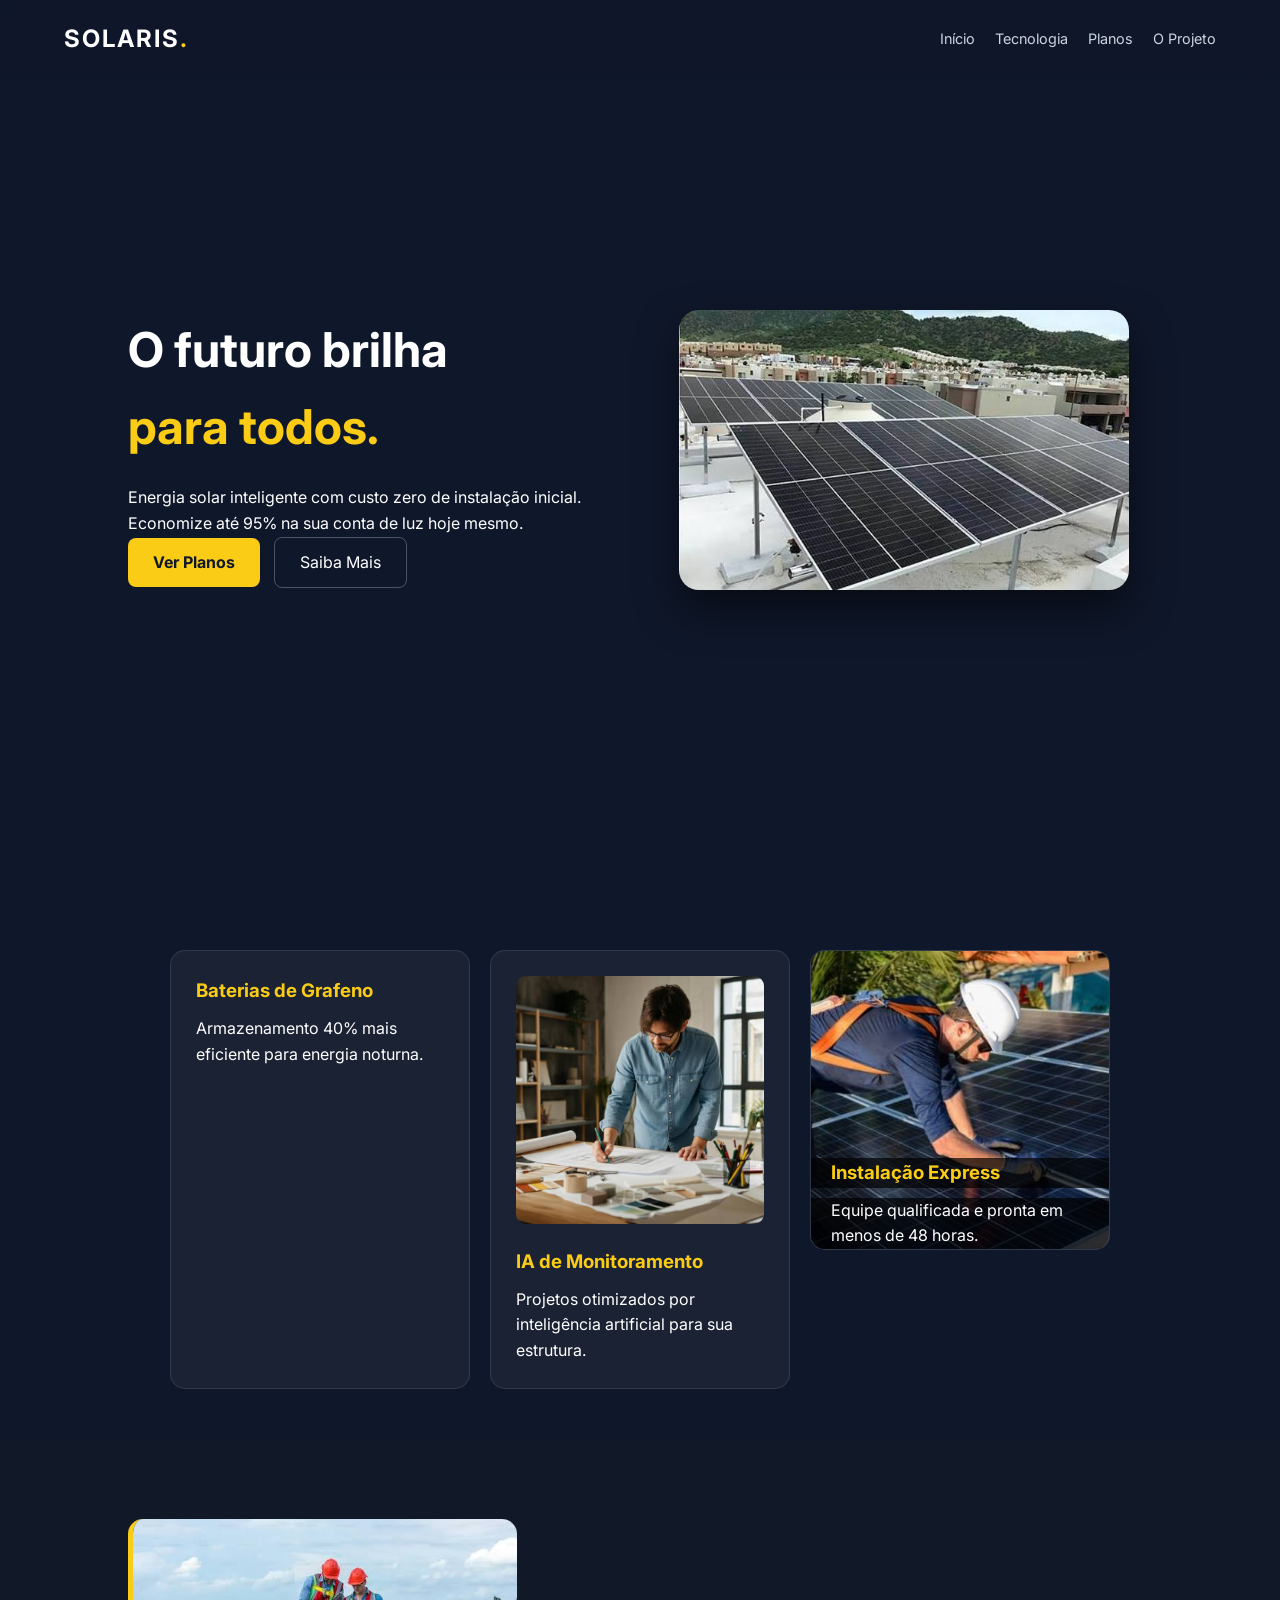
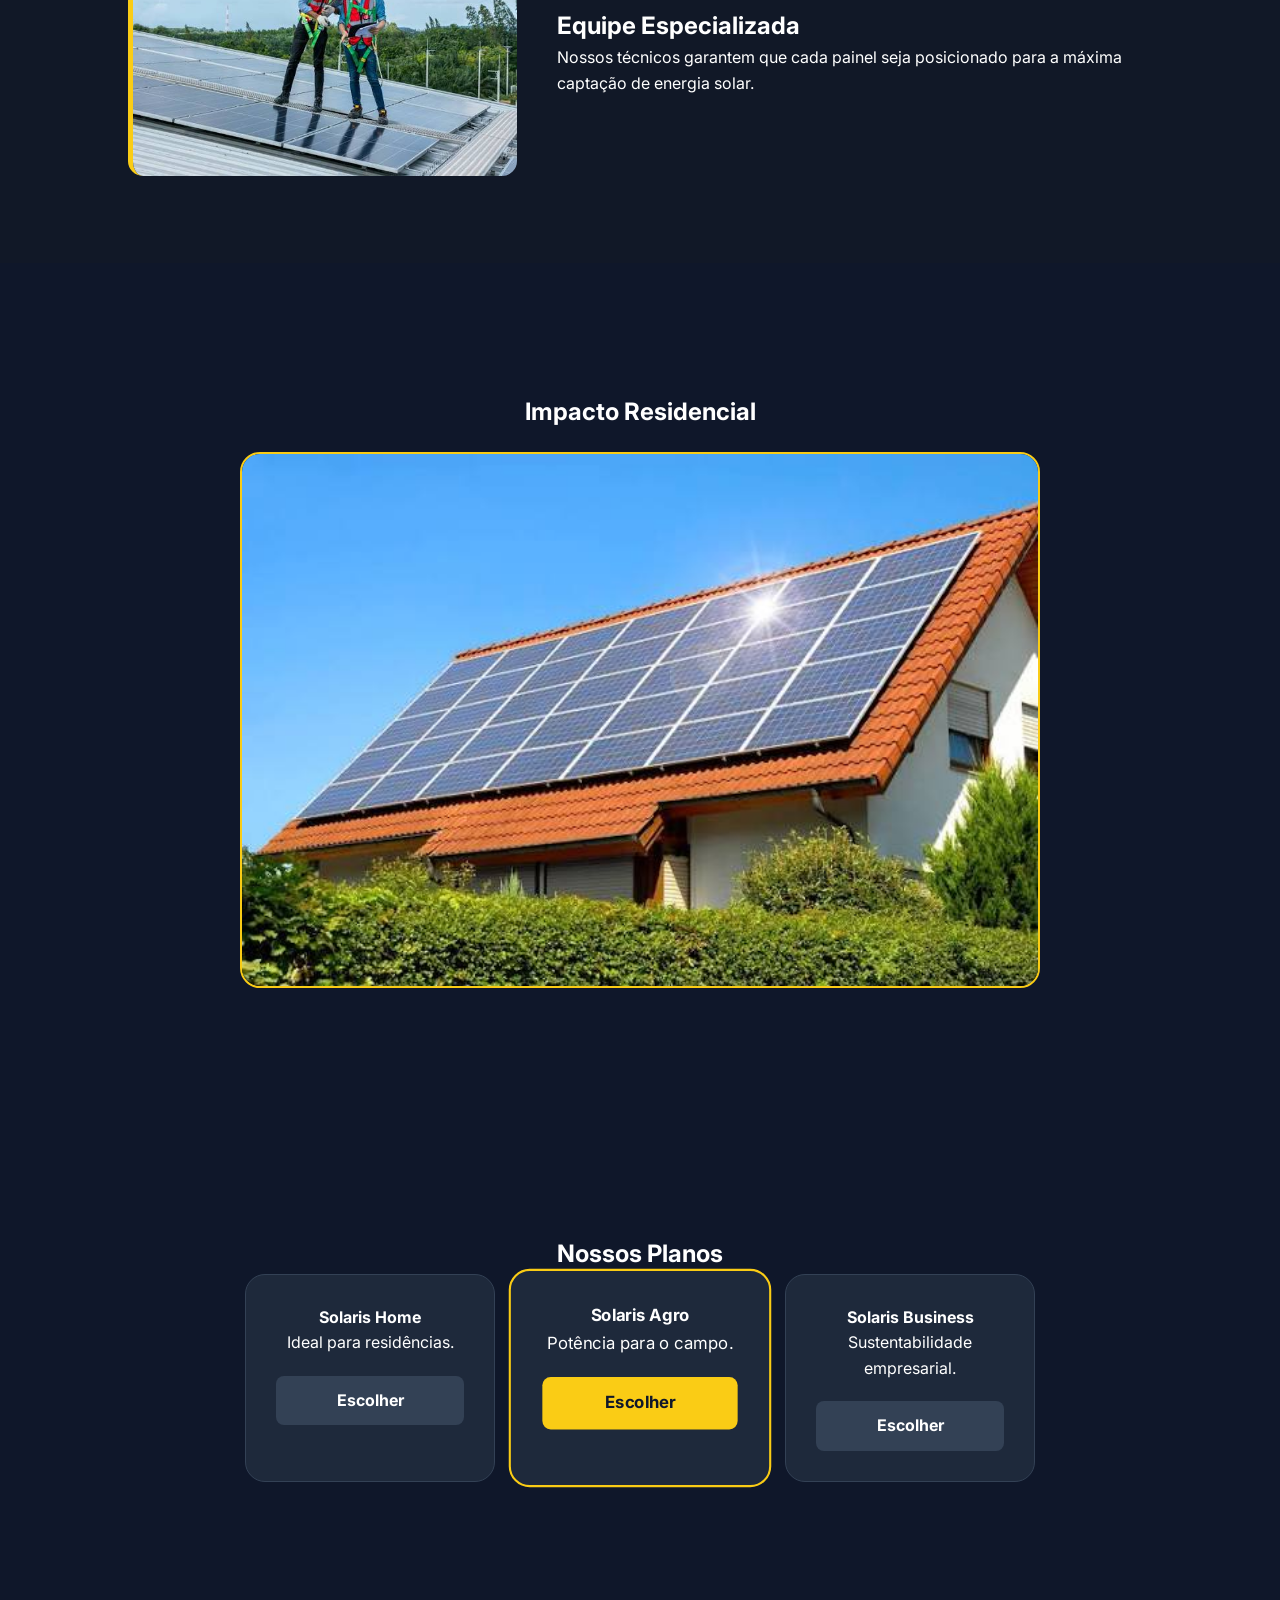
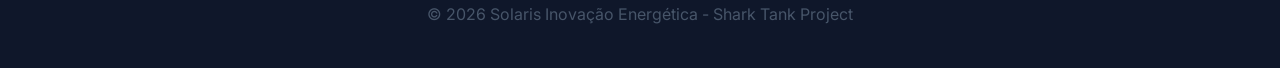
<file: index.html>
<!DOCTYPE html>
<html lang="pt-br">
<head>
    <meta charset="UTF-8">
    <meta name="viewport" content="width=device-width, initial-scale=1.0">
    <title>Solaris | Inovação Energética</title>
    <link rel="stylesheet" href="style.css">
    <link href="https://fonts.googleapis.com/css2?family=Inter:wght@300;400;700&display=swap" rel="stylesheet">
</head>
<body>

    <header>
        <nav>
            <div class="logo">SOLARIS<span>.</span></div>
            <ul>
                <li><a href="#inicio">Início</a></li>
                <li><a href="#tecnologia">Tecnologia</a></li>
                <li><a href="#planos">Planos</a></li>
                <li><a href="#projeto">O Projeto</a></li>
            </ul>
        </nav>
    </header>

    <section id="inicio" class="hero">
        <div class="hero-content">
            <h1>O futuro brilha <br><span>para todos.</span></h1>
            <p>Energia solar inteligente com custo zero de instalação inicial. Economize até 95% na sua conta de luz hoje mesmo.</p>
            <div class="hero-btns">
                <a href="#planos" class="btn-primary">Ver Planos</a>
                <a href="#tecnologia" class="btn-secondary">Saiba Mais</a>
            </div>
        </div>
        <div class="hero-image">
            <img src="images (7).jpeg" alt="Painéis Solares Solaris">
        </div>
    </section>

    <section id="tecnologia" class="features">
        <div class="card">
            <h3>Baterias de Grafeno</h3>
            <p>Armazenamento 40% mais eficiente para energia noturna.</p>
        </div>
        <div class="card">
            <img src="images (9).jpeg" alt="Arquitetura e Planejamento" style="width: 100%; border-radius: 10px; margin-bottom: 15px;">
            <h3>IA de Monitoramento</h3>
            <p>Projetos otimizados por inteligência artificial para sua estrutura.</p>
        </div>
        <div class="card card-worker">
            <img src="images (11).jpeg" alt="Técnico Solaris">
            <h3>Instalação Express</h3>
            <p>Equipe qualificada e pronta em menos de 48 horas.</p>
        </div>
    </section>

    <section id="projeto" class="infra-section">
        <div class="infra-image">
            <img src="images (10).jpeg" alt="Equipe Solaris em campo">
        </div>
        <div class="infra-text">
            <h2>Equipe <span>Especializada</span></h2>
            <p>Nossos técnicos garantem que cada painel seja posicionado para a máxima captação de energia solar.</p>
        </div>
    </section>

    <section class="full-vision">
        <div class="container" style="text-align: center; padding: 50px 10%;">
            <h2>Impacto <span>Residencial</span></h2>
            <img src="images (6).jpeg" alt="Casa com energia Solaris" style="width: 100%; max-width: 800px; border-radius: 20px; border: 2px solid #facc15; margin-top: 20px;">
        </div>
    </section>

    <section id="planos" class="pricing">
        <h2 class="section-title">Nossos <span>Planos</span></h2>
        <div class="plan-container">
            <div class="card-plan">
                <h4>Solaris Home</h4>
                <p>Ideal para residências.</p>
                <a href="confirmacao.html?plano=home" class="btn-plan-link">Escolher</a>
            </div>
            
            <div class="card-plan highlighted">
                <h4>Solaris Agro</h4>
                <p>Potência para o campo.</p>
                <a href="confirmacao.html?plano=agro" class="btn-plan-link">Escolher</a>
            </div>
            
            <div class="card-plan">
                <h4>Solaris Business</h4>
                <p>Sustentabilidade empresarial.</p>
                <a href="confirmacao.html?plano=business" class="btn-plan-link">Escolher</a>
            </div>
        </div>
    </section>

    <footer>
        <p>&copy; 2026 Solaris Inovação Energética - Shark Tank Project</p>
    </footer>

</body>
</html>
</file>
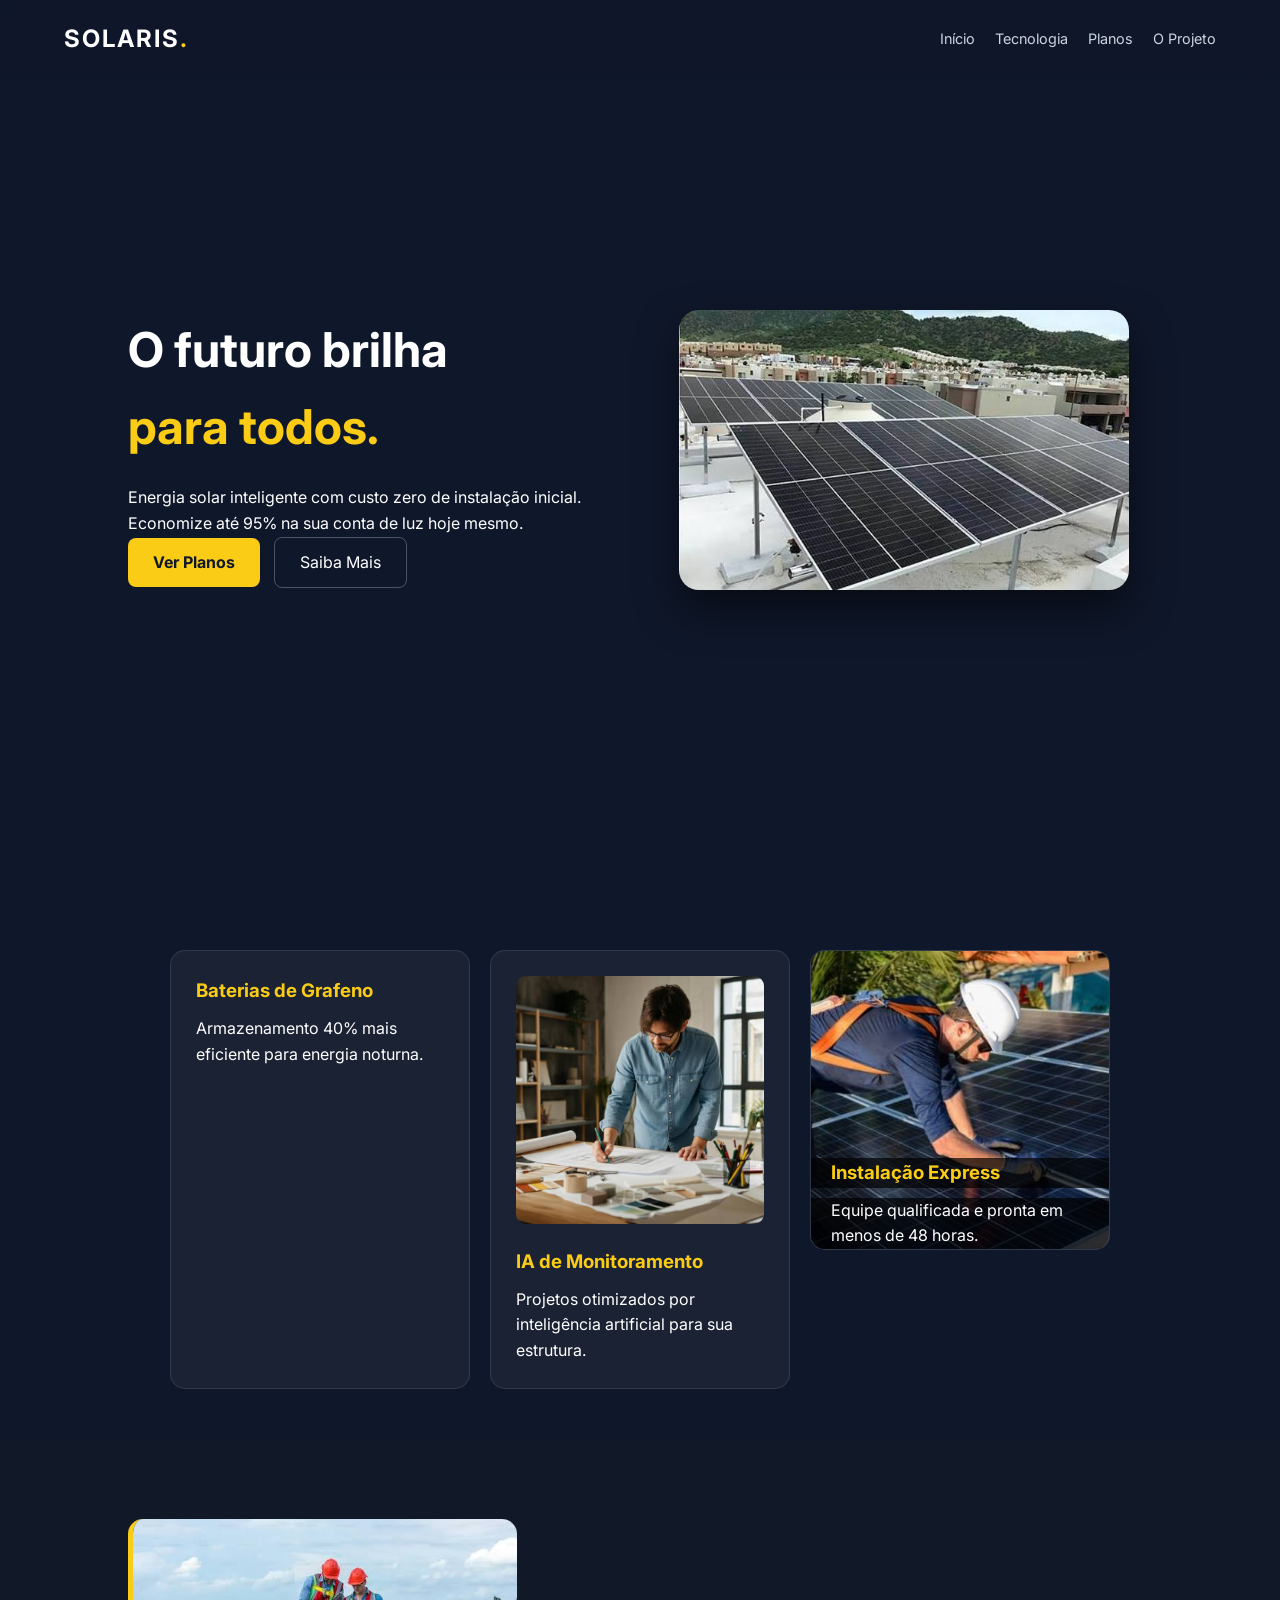
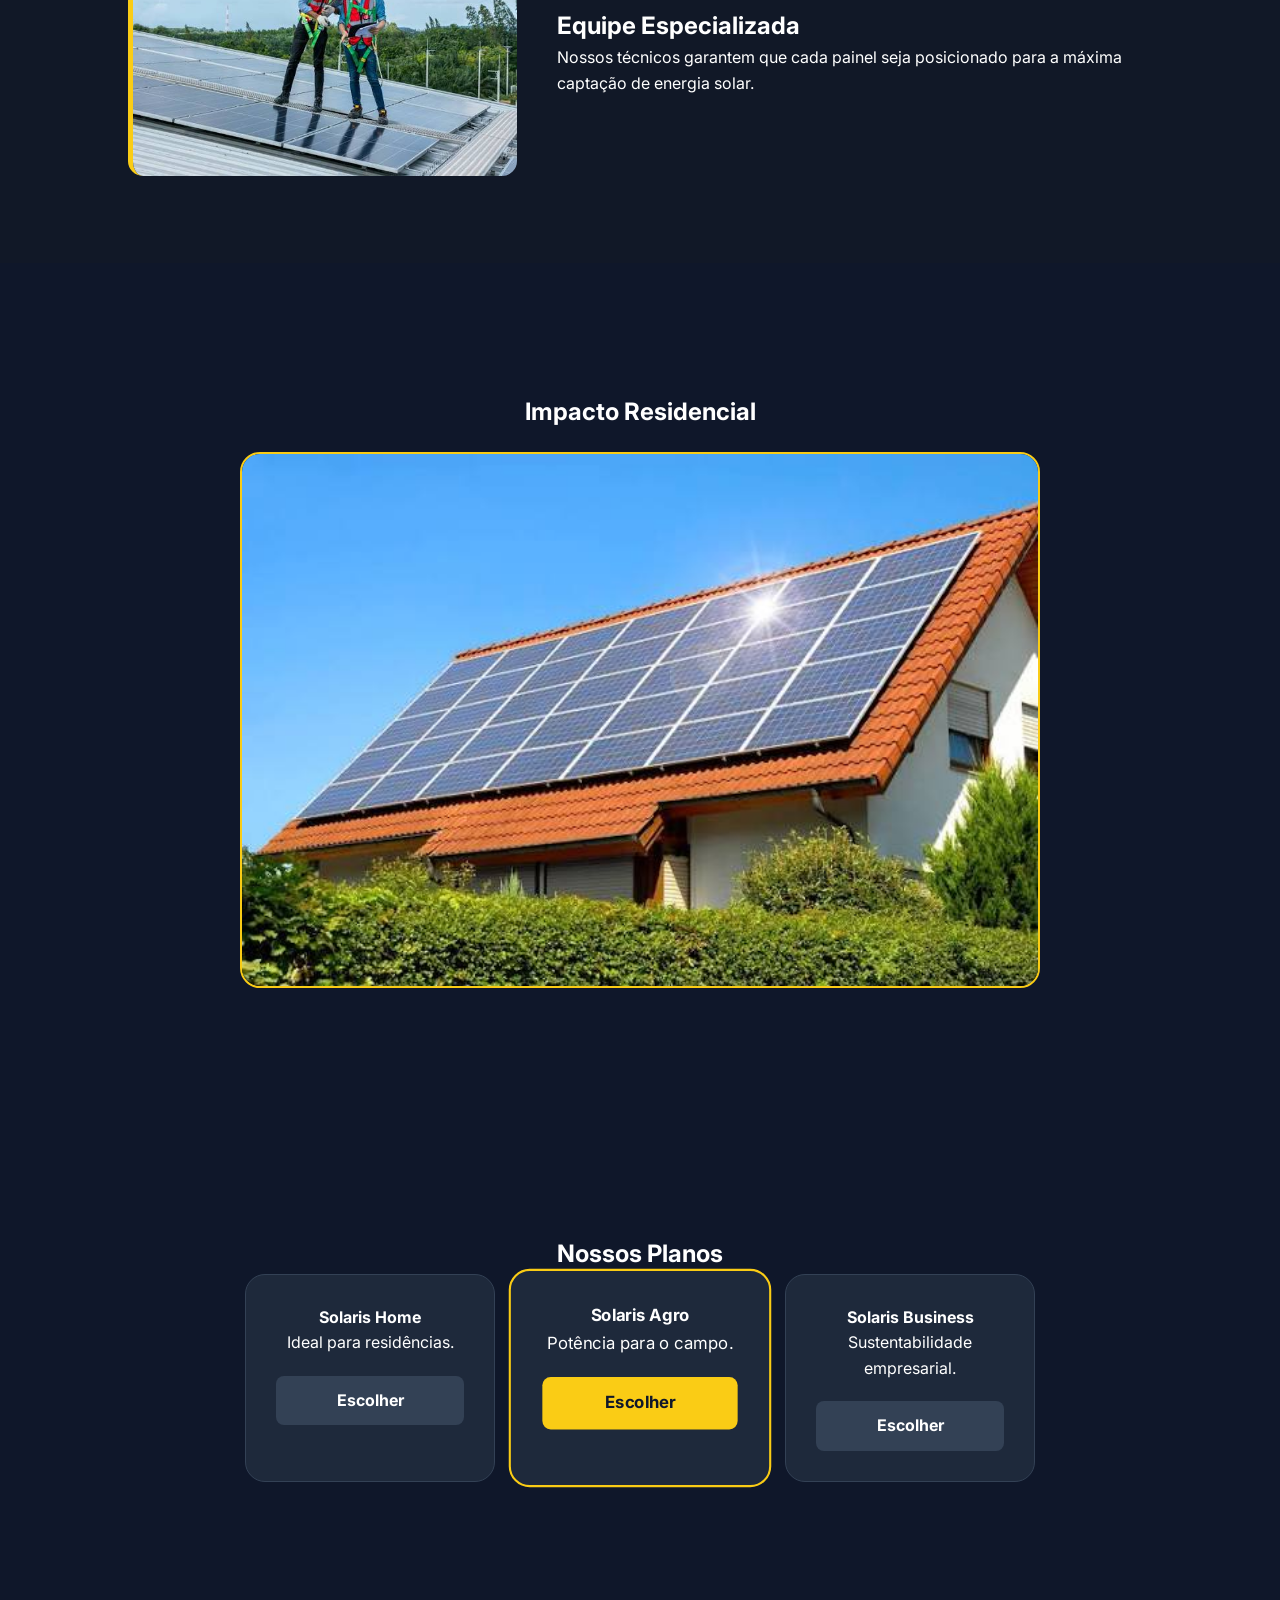
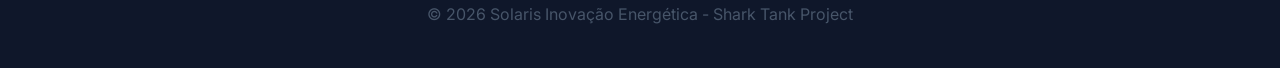
<file: confirmacao.html>
<!DOCTYPE html>
<html lang="pt-br">
<head>
    <meta charset="UTF-8">
    <meta name="viewport" content="width=device-width, initial-scale=1.0">
    <title>Solaris | Confirmar Plano</title>
    <link rel="stylesheet" href="style.css">
    <style>
        .confirm-container { padding: 120px 10%; text-align: center; min-height: 80vh; }
        .price-tag { font-size: 3.5rem; color: #facc15; margin: 30px 0; font-weight: bold; text-shadow: 0 0 20px rgba(250, 204, 21, 0.3); }
        .contact-box { background: rgba(255,255,255,0.05); padding: 40px; border-radius: 20px; border: 1px solid #facc15; display: inline-block; margin-top: 20px; backdrop-filter: blur(10px); }
        .btn-back { display: inline-block; margin-top: 40px; color: #94a3b8; text-decoration: none; border-bottom: 1px solid #94a3b8; }
    </style>
</head>
<body>
    <header>
        <nav>
            <div class="logo">SOLARIS<span>.</span></div>
        </nav>
    </header>

    <section class="confirm-container">
        <h1 id="plano-nome" style="font-size: 2.5rem;">Carregando...</h1>
        <p style="color: #94a3b8; font-size: 1.2rem;">O investimento estimado para o seu projeto é de:</p>
        <div class="price-tag" id="plano-preco">--</div>
        
        <div class="contact-box">
            <h3>Falar com um Consultor</h3>
            <p style="margin-bottom: 15px;">Inicie o seu projeto agora pelo WhatsApp:</p>
            <a href="https://wa.me/5554999999999" target="_blank" style="color: #facc15; font-size: 1.5rem; text-decoration: none; font-weight: bold;">+55 (54) 99999-9999</a>
        </div>
        <br>
        <a href="index.html" class="btn-back">Voltar para a página principal</a>
    </section>

    <script>
        const urlParams = new URLSearchParams(window.location.search);
        const plano = urlParams.get('plano');
        
        const info = {
            'home': { nome: 'Solaris Home', preco: 'R$ 14.500' },
            'agro': { nome: 'Solaris Agro', preco: 'R$ 52.000' },
            'business': { nome: 'Solaris Business', preco: 'R$ 98.000' }
        };

        if(info[plano]) {
            document.getElementById('plano-nome').innerText = info[plano].nome;
            document.getElementById('plano-preco').innerText = info[plano].preco;
        } else {
            window.location.href = 'index.html';
        }
    </script>
</body>
</html>
</file>
<file: style.css>
html { scroll-behavior: smooth; }
* { margin: 0; padding: 0; box-sizing: border-box; font-family: 'Inter', sans-serif; }
body { background: #0f172a; color: white; line-height: 1.6; overflow-x: hidden; }

header { position: fixed; width: 100%; padding: 20px 5%; background: rgba(15, 23, 42, 0.8); backdrop-filter: blur(10px); z-index: 1000; }
nav { display: flex; justify-content: space-between; align-items: center; }
.logo { font-size: 1.5rem; font-weight: 700; letter-spacing: 2px; }
.logo span { color: #facc15; }
nav ul { display: flex; list-style: none; gap: 20px; }
nav a { text-decoration: none; color: #cbd5e1; font-size: 0.9rem; }

.hero { height: 100vh; display: flex; align-items: center; padding: 0 10%; gap: 30px; }
.hero-content { flex: 1; }
.hero h1 { font-size: 3rem; margin-bottom: 20px; }
.hero h1 span { color: #facc15; }
.hero-image { flex: 1; display: flex; justify-content: center; }
.hero-image img { width: 100%; max-width: 450px; border-radius: 20px; box-shadow: 0 20px 40px rgba(0,0,0,0.5); }

.btn-primary { background: #facc15; color: #0f172a; padding: 12px 25px; border-radius: 8px; text-decoration: none; font-weight: bold; margin-right: 10px; display: inline-block; }
.btn-secondary { border: 1px solid #475569; color: white; padding: 12px 25px; border-radius: 8px; text-decoration: none; display: inline-block; }

.features { display: flex; gap: 20px; padding: 50px 10%; justify-content: center; flex-wrap: wrap; }
.card { background: rgba(255, 255, 255, 0.05); padding: 25px; border-radius: 15px; border: 1px solid rgba(255, 255, 255, 0.1); width: 300px; }
.card h3 { color: #facc15; margin-bottom: 10px; }

.card-worker { position: relative; padding: 0; overflow: hidden; height: 300px; display: flex; flex-direction: column; justify-content: flex-end; }
.card-worker img { position: absolute; top:0; left:0; width:100%; height:100%; object-fit: cover; z-index: 1; }
.card-worker h3, .card-worker p { position: relative; z-index: 2; padding: 0 20px; background: rgba(0,0,0,0.7); }

.infra-section { display: flex; align-items: center; padding: 80px 10%; gap: 40px; background: #111827; }
.infra-image img { width: 100%; max-width: 500px; border-radius: 15px; border-left: 5px solid #facc15; }

.full-vision { padding: 80px 10%; text-align: center; }
.full-vision img { width: 100%; max-width: 900px; border-radius: 20px; margin: 30px 0; border: 1px solid #facc15; }

.pricing { padding: 80px 10%; text-align: center; }
.plan-container { display: flex; gap: 20px; justify-content: center; flex-wrap: wrap; }
.card-plan { background: #1e293b; padding: 30px; border-radius: 20px; width: 250px; border: 1px solid #334155; }
.highlighted { border: 2px solid #facc15; transform: scale(1.05); }
.btn-plan { margin-top: 20px; width: 100%; padding: 10px; background: #334155; color: white; border: none; border-radius: 5px; cursor: pointer; }
.card-plan:hover .btn-plan { background: #facc15; color: #0f172a; font-weight: bold; }

footer { padding: 40px; text-align: center; color: #475569; }

@media (max-width: 768px) {
    .hero, .infra-section { flex-direction: column; text-align: center; height: auto; padding-top: 100px; }
    .hero-image img { max-width: 300px; }
}

/* --- NOVOS ESTILOS PARA OS BOTÕES DE PLANOS --- */
.btn-plan-link {
    display: block;
    background: #334155;
    color: white;
    text-decoration: none;
    padding: 12px;
    border-radius: 8px;
    margin-top: 20px;
    font-weight: bold;
    transition: 0.3s;
    text-align: center;
}

.card-plan:hover .btn-plan-link {
    background: #facc15;
    color: #0f172a;
}

.highlighted .btn-plan-link {
    background: #facc15;
    color: #0f172a;
}
</file>
